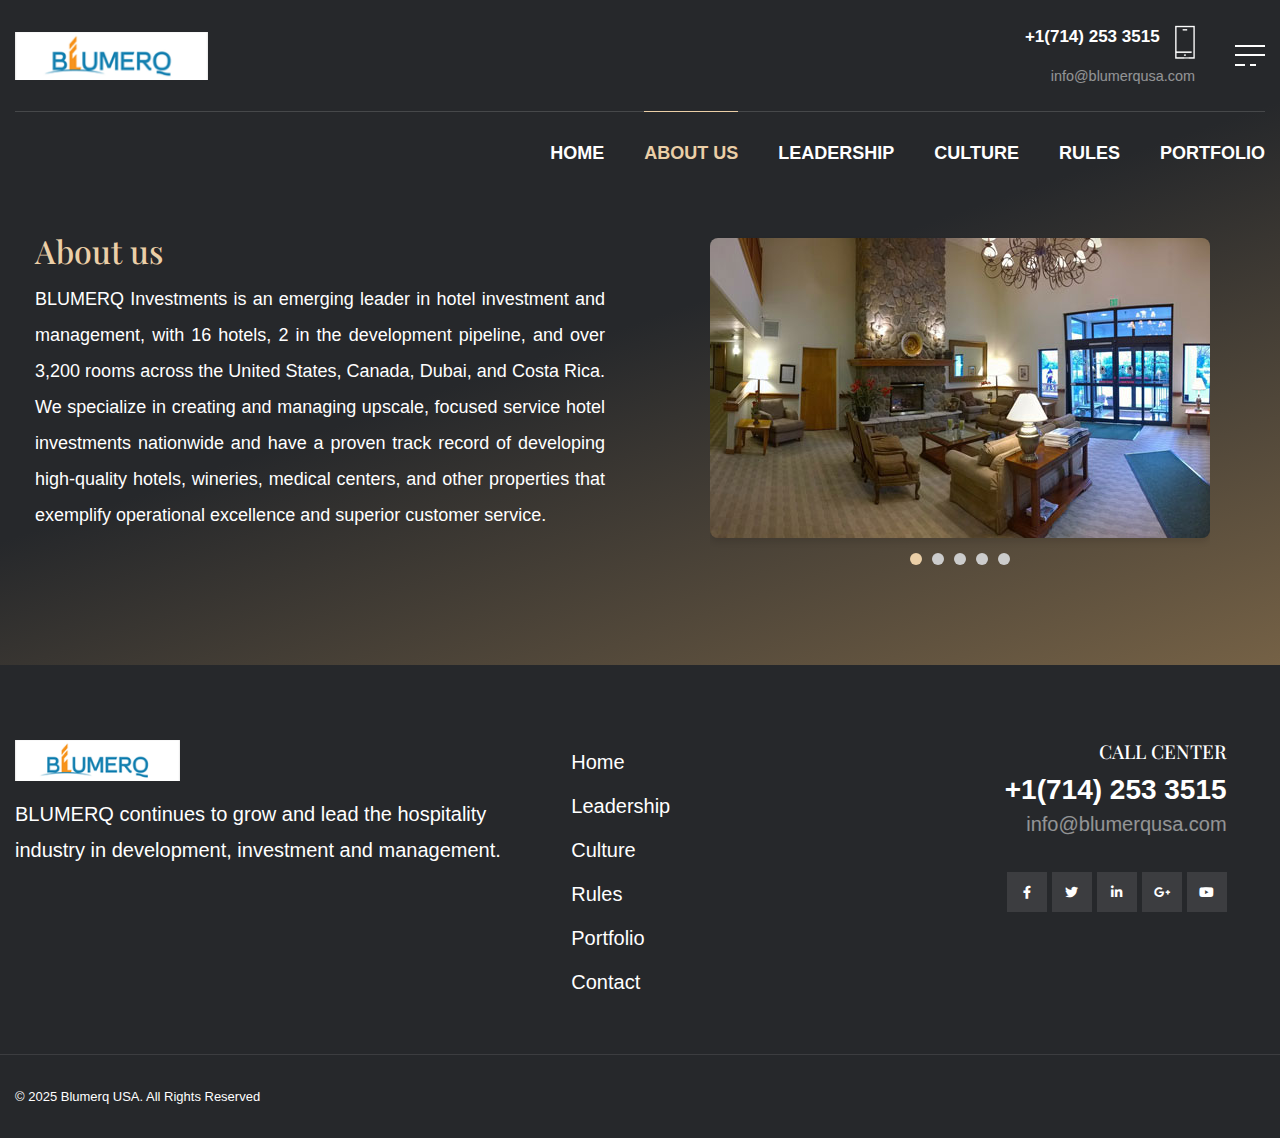
<file: about-us.html>
<!doctype html>
<html lang="en">
<head>
<meta charset="utf-8">
<meta name="viewport" content="width=device-width, initial-scale=1, shrink-to-fit=no">
<meta name="format-detection" content="telephone=no">
<title>Blumerq Investment Group - About us</title>
<link href="ico/apple-touch-icon-144-precomposed.png" rel="apple-touch-icon" sizes="144x144">
<link href="ico/apple-touch-icon-114-precomposed.png" rel="apple-touch-icon" sizes="114x114">
<link href="ico/apple-touch-icon-72-precomposed.png" rel="apple-touch-icon" sizes="72x72">
<link href="ico/apple-touch-icon-57-precomposed.png" rel="apple-touch-icon">
<link href="ico/favicon.png" rel="shortcut icon">
<link rel="stylesheet" href="css/fontawesome.min.css">
<link rel="stylesheet" href="css/animate.min.css">
<link rel="stylesheet" href="css/fancybox.min.css">
<link rel="stylesheet" href="css/odometer.min.css">
<link rel="stylesheet" href="css/swiper.min.css">
<link rel="stylesheet" href="css/bootstrap.min.css">
<link rel="stylesheet" href="css/style.css">
</head>
<body>
  <div class="preloader">
    <div class="layer"></div>
  </div>
  <div class="transition-overlay">
    <div class="layer"></div>
  </div>
  <div class="side-navigation">
    <div class="menu">
      <ul>
        <li><a href="index.html">HOME</a></li>
        <li><a href="about-us.html" class="active">ABOUT US</a></li>
        <li><a href="leadership.html">LEADERSHIP</a></li>
        <li><a href="culture.html">CULTURE</a></li>
        <li><a href="rules.html">RULES</a></li>
        <li><a href="portfolio.html">PORTFOLIO</a></li>
      </ul>
    </div>
    <div class="side-content">
      <figure> <img src="images/blumerq-logo.png" alt="Logo"> </figure>
      <p>BLUMERQ continues to grow and lead the hospitality industry in development, investment and management.</p>
      <address>
      16700 Valley View Ave, Ste #300
      </address>
      <h6>+1(714) 253 3515</h6>
      <p><a href="mailto:info@blumerqusa.com">info@blumerqusa.com</a></p>
      <ul class="social-media">
        <li><a href="#"><i class="fab fa-facebook-f"></i></a></li>
        <li><a href="#"><i class="fab fa-twitter"></i></a></li>
        <li><a href="#"><i class="fab fa-linkedin-in"></i></a></li>
        <li><a href="#"><i class="fab fa-google-plus-g"></i></a></li>
        <li><a href="#"><i class="fab fa-youtube"></i></a></li>
      </ul>
      <small>© 2025 Blumerq USA. All Rights Reserved</small>
    </div>
  </div>

  <nav class="navbar">
    <div class="container">
      <div class="upper-side">
        <div class="logo"> <a href="index.html"><img src="images/blumerq-logo.png" alt="Logo"></a> </div>
        <div class="phone-email"> <img src="images/icon-phone.png" alt="Image">
          <h4>+1(714) 253 3515</h4>
          <small><a href="mailto:info@blumerqusa.com">info@blumerqusa.com</a></small> </div>
        <div class="hamburger"> <span></span> <span></span> <span></span><span></span> </div>
      </div>
      <div class="menu">
        <ul>
          <li><a href="index.html">HOME</a></li>
          <li><a href="about-us.html" class="active">ABOUT US</a></li>
          <li><a href="leadership.html">LEADERSHIP</a></li>
          <li><a href="culture.html">CULTURE</a></li>
          <li><a href="rules.html">RULES</a></li>
          <li><a href="portfolio.html">PORTFOLIO</a></li>
        </ul>
      </div>
    </div>
  </nav>

  <header class="page-header" style="height: auto; margin-bottom: 0px; padding-bottom: 100px;"  data-stellar-background-ratio="1.15">
    <div class="container">
        <div class="row align-items-center flex-container">
          <div class="col-lg-6 wow fadeInUp content-right">
            <div class="content-box abt">
              <h2 style="margin-bottom: 10px;">About us</h2>
              <p class="ab-text">BLUMERQ Investments is an emerging leader in hotel investment and management, 
                with 16 hotels, 2 in the development pipeline, and over 3,200 rooms across the United States, Canada, Dubai, 
                and Costa Rica. We specialize in creating and managing upscale, focused service hotel investments nationwide 
                and have a proven track record of developing high-quality hotels, wineries, medical centers, and other properties 
                that exemplify operational excellence and superior customer service.
              </p>
            </div>
          </div>
          <div class="carousel">
            <div class="carousel-images">
              <div class="carousel-image">
                <div class="spc">
                  <img src="images/b1.jpg" alt="Crown Plaza">
                </div>
              </div>
              <div class="carousel-image">
                <div class="spc">
                  <img src="images/b3.jpg" alt="Marriott Hotel">
                </div>
              </div>
              <div class="carousel-image">
                <div class="spc">
                  <img src="images/b9.jpg" alt="Sheraton Hotel">
                </div>
              </div>
              <div class="carousel-image">
                <div class="spc">
                  <img src="images/s2.jpg" alt="Four Seasons">
                </div>
              </div>
              <div class="carousel-image">
                <div class="spc">
                  <img src="images/s4.jpg" alt="Westin Hotel">
                </div>
              </div>
            </div>
            <div class="carousel-dots">
              <div class="dot active" data-index="0"></div>
              <div class="dot" data-index="1"></div>
              <div class="dot" data-index="2"></div>
              <div class="dot" data-index="3"></div>
              <div class="dot" data-index="4"></div>
            </div>
          </div>
        </div>    
    </div>
  </header>

  <footer class="footer">
    <div class="container">
      <div class="row">
        <div class="col-lg-4 wow fadeInUp" data-wow-delay="0.05s"> <img src="images/blumerq-logo.png" alt="Logo" class="logo">
          <p>BLUMERQ continues to grow and lead the hospitality industry in development, investment and management.</p>
        </div>
        <div class="col-lg-2 col-md-6 wow fadeInUp dis" data-wow-delay="0.10s">
          <ul class="footer-menu">
            <li><a href="index.html">Home</a></li>
            <li><a href="leadership.html">Leadership</a></li>
            <li><a href="culture.html">Culture</a></li>
            <li><a href="rules.html">Rules</a></li>
            <li><a href="portfolio.html">Portfolio</a></li>
            <li><a href="contact.html">Contact</a></li>
          </ul>
        </div>
        <div class="col-lg-4 wow fadeInUp" data-wow-delay="0.20s">
          <div class="contact-box">
            <h5>CALL CENTER</h5>
            <h3>+1(714) 253 3515</h3>
            <p><a href="mailto:info@blumerqusa.com">info@blumerqusa.com</a></p>
            <ul>
              <li><a href="#"><i class="fab fa-facebook-f"></i></a></li>
              <li><a href="#"><i class="fab fa-twitter"></i></a></li>
              <li><a href="#"><i class="fab fa-linkedin-in"></i></a></li>
              <li><a href="#"><i class="fab fa-google-plus-g"></i></a></li>
              <li><a href="#"><i class="fab fa-youtube"></i></a></li>
            </ul>
          </div>
        </div>
        <div class="col-12"> <span class="copyright">© 2025 Blumerq USA. All Rights Reserved</span></div>
      </div>
    </div>
  </footer>

  <script src="js/jquery.min.js"></script> 
  <script src="js/popper.min.js"></script> 
  <script src="js/bootstrap.min.js"></script> 
  <script src="js/swiper.min.js"></script> 
  <script src="js/fancybox.min.js"></script> 
  <script src="js/odometer.min.js"></script> 
  <script src="js/wow.min.js"></script> 
  <script src="js/text-rotater.js"></script> 
  <script src="js/jquery.stellar.js"></script> 
  <script src="js/isotope.min.js"></script> 
  <script src="js/scripts.js"></script>
  <script>
    const carouselImages = document.querySelectorAll('.carousel-image');
    const dots = document.querySelectorAll('.dot');
    let currentIndex = 0;
    const scrollInterval = 3000; 
  
    function updateCarousel(index) {
    
      carouselImages.forEach((image, i) => {
        image.style.display = i === index ? 'block' : 'none';
      });
  
      dots.forEach((dot, i) => {
        dot.classList.toggle('active', i === index);
      });
    }
  
    function autoScroll() {
      currentIndex = (currentIndex + 1) % carouselImages.length; // Loop back to the first image
      updateCarousel(currentIndex);
    }
  
    updateCarousel(currentIndex);
  
    let autoScrollInterval = setInterval(autoScroll, scrollInterval);
  
    const carouselContainer = document.querySelector('.carousel');
    carouselContainer.addEventListener('mouseover', () => clearInterval(autoScrollInterval));
    carouselContainer.addEventListener('mouseout', () => {
      autoScrollInterval = setInterval(autoScroll, scrollInterval);
    });
  
  </script>
</body>
</html>
</file>
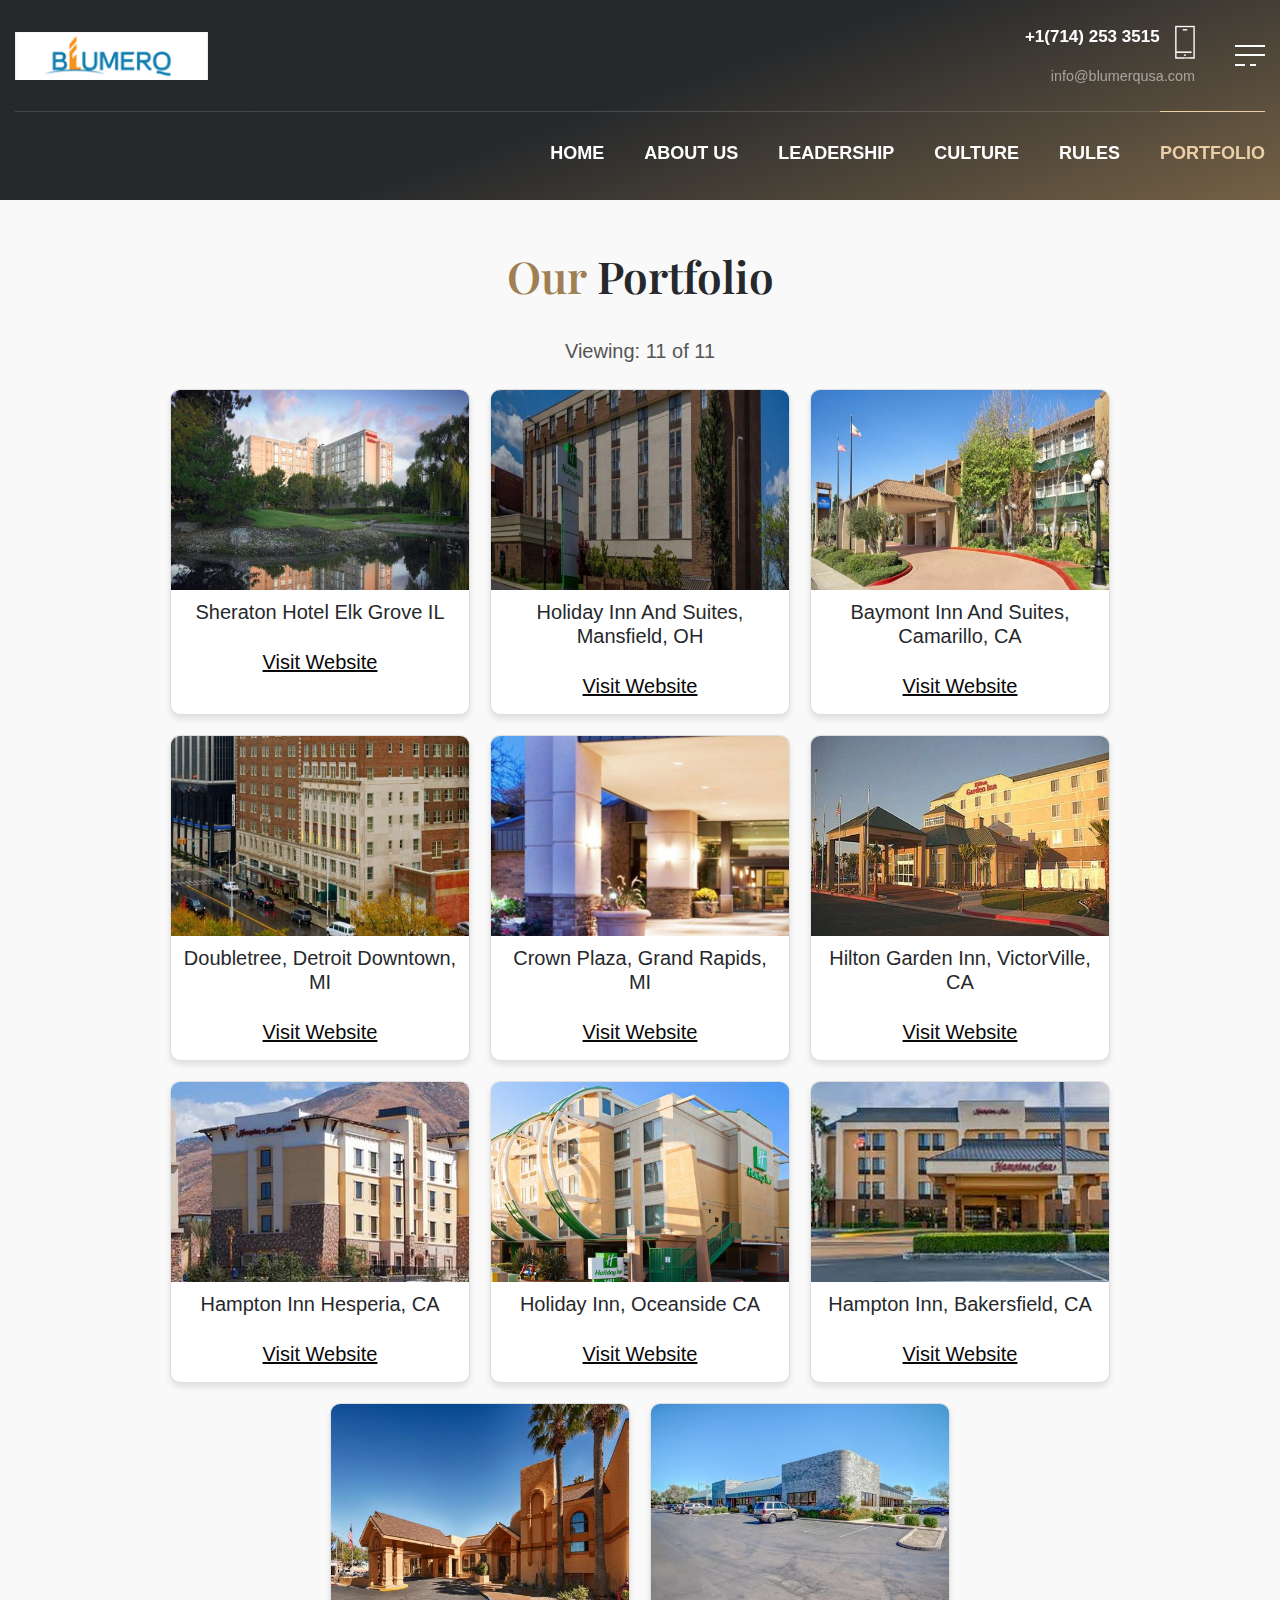
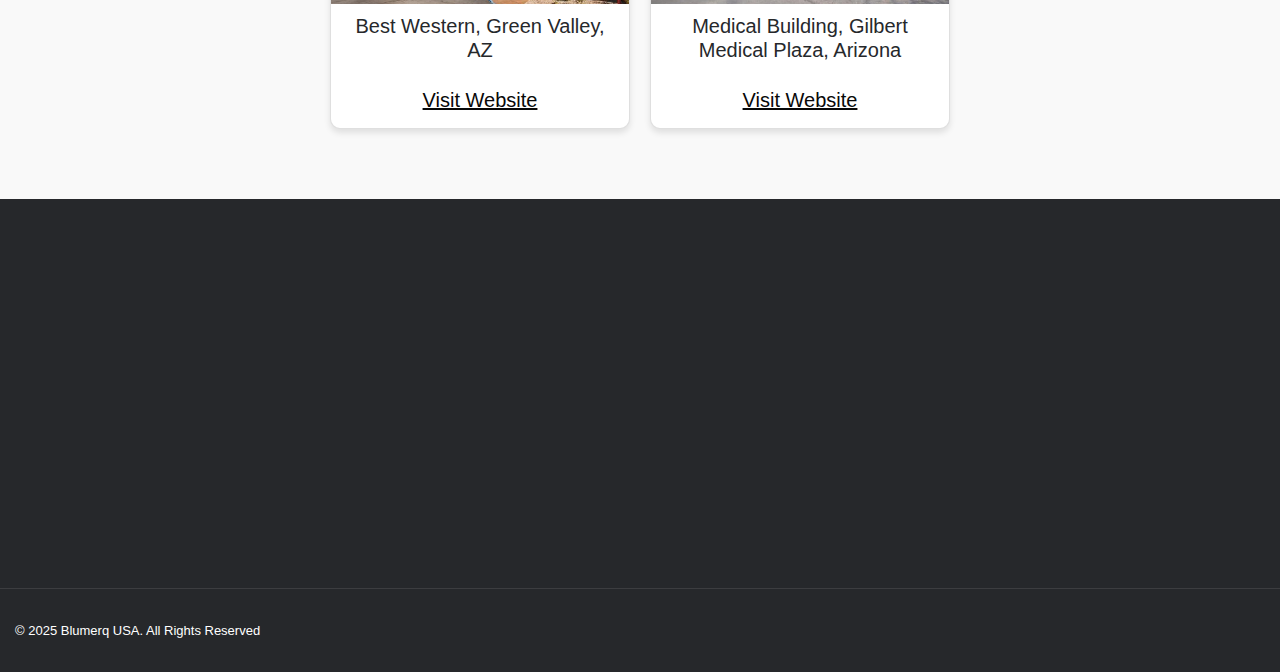
<file: portfolio.html>
<!doctype html>
<html lang="en">
<head>
<meta charset="utf-8">
<meta name="viewport" content="width=device-width, initial-scale=1, shrink-to-fit=no">
<meta name="format-detection" content="telephone=no">
<title>Blumerq Investment Group - Portfolio</title>
<link href="ico/apple-touch-icon-144-precomposed.png" rel="apple-touch-icon" sizes="144x144">
<link href="ico/apple-touch-icon-114-precomposed.png" rel="apple-touch-icon" sizes="114x114">
<link href="ico/apple-touch-icon-72-precomposed.png" rel="apple-touch-icon" sizes="72x72">
<link href="ico/apple-touch-icon-57-precomposed.png" rel="apple-touch-icon">
<link href="ico/favicon.png" rel="shortcut icon">
<link rel="stylesheet" href="css/fontawesome.min.css">
<link rel="stylesheet" href="css/animate.min.css">
<link rel="stylesheet" href="css/fancybox.min.css">
<link rel="stylesheet" href="css/odometer.min.css">
<link rel="stylesheet" href="css/swiper.min.css">
<link rel="stylesheet" href="css/bootstrap.min.css">
<link rel="stylesheet" href="css/style.css">
</head>
<body>
  <div class="preloader">
    <div class="layer"></div>
  </div>
  <div class="transition-overlay">
    <div class="layer"></div>
  </div>
  <div class="side-navigation">
    <div class="menu">
      <ul>
        <li><a href="index.html">HOME</a></li>
        <li><a href="about-us.html">ABOUT US</a></li>
        <li><a href="leadership.html">LEADERSHIP</a></li>
        <li><a href="culture.html">CULTURE</a></li>
        <li><a href="rules.html">RULES</a></li>
        <li><a href="portfolio.html" class="active">PORTFOLIO</a></li>
      </ul>
    </div>
    <div class="side-content">
      <figure> <img src="images/blumerq-logo.png" alt="Logo"> </figure>
      <p>BLUMERQ continues to grow and lead the hospitality industry in development, investment and management.</p>
      <address>
      16700 Valley View Ave, Ste #300
      </address>
      <h6>+1(714) 253 3515</h6>
      <p><a href="mailto:info@blumerqusa.com">info@blumerqusa.com</a></p>
      <ul class="social-media">
        <li><a href="#"><i class="fab fa-facebook-f"></i></a></li>
        <li><a href="#"><i class="fab fa-twitter"></i></a></li>
        <li><a href="#"><i class="fab fa-linkedin-in"></i></a></li>
        <li><a href="#"><i class="fab fa-google-plus-g"></i></a></li>
        <li><a href="#"><i class="fab fa-youtube"></i></a></li>
      </ul>
      <small>© 2025 Blumerq USA. All Rights Reserved</small>
    </div>
  </div>

  <nav class="navbar">
    <div class="container">
      <div class="upper-side">
        <div class="logo"> <a href="index.html"><img src="images/blumerq-logo.png" alt="Logo"></a> </div>
        <div class="phone-email"> <img src="images/icon-phone.png" alt="Image">
          <h4>+1(714) 253 3515</h4>
          <small><a href="mailto:info@blumerqusa.com">info@blumerqusa.com</a></small> </div>
        <div class="hamburger"> <span></span> <span></span> <span></span><span></span> </div>
      </div>
      <div class="menu">
        <ul>
          <li><a href="index.html">HOME</a></li>
          <li><a href="about-us.html">ABOUT US</a></li>
          <li><a href="leadership.html">LEADERSHIP</a></li>
          <li><a href="culture.html">CULTURE</a></li>
          <li><a href="rules.html">RULES</a></li>
          <li><a href="portfolio.html" class="active">PORTFOLIO</a></li>
        </ul>
      </div>
    </div>
  </nav>
  <header class="slider extra">
    <div class="slider-container">
      <div class="swiper-wrapper">
        <div class="swiper-slide">          
        </div>
      </div>
    </div>
  </header>

  <section class="intro pro">
    <div class="container">
      <section class="portfolio">
        <h1><span>Our </span>Portfolio</h1>
        <p class="viewing-info">Viewing: <span id="viewing-count">11</span> of 11</p>
        <div class="portfolio-grid">
          <div class="card" data-category="wyndham budget">
            <img src="images/1-sheraton-hotel-elk-groove-il.JPG" alt="">
            <h3>Sheraton Hotel Elk Grove IL</h3>
            <a href="" class="visit-website">Visit Website</a>
          </div>
          <div class="card" data-category="choice wyndham family">
            <img src="images\8-holiday-inn-oceanside-ca.jpg" alt="">
            <h3>Holiday Inn And Suites, Mansfield, OH</h3>
            <a href="#" class="visit-website">Visit Website</a>
          </div>
          <div class="card" data-category="choice luxury">
            <img src="images\3-baymont-inn-and-suites-camarillo-ca.jpg" alt="">
            <h3>Baymont Inn And Suites, Camarillo, CA</h3>
            <a href="#" class="visit-website">Visit Website</a>
          </div>
          <div class="card" data-category="hilton family">
            <img src="images\4-doubletree-detroit-downtown-mi.JPG" alt="">
            <h3>Doubletree, Detroit Downtown, MI</h3>
            <a href="#" class="visit-website">Visit Website</a>
          </div>
          <div class="card" data-category="hilton budget">
            <img src="images\5-crown-plaza-grand-rapids-mi.JPG" alt="">
            <h3>Crown Plaza, Grand Rapids, MI</h3>
            <a href="#" class="visit-website">Visit Website</a>
          </div>
          <div class="card" data-category="hilton luxury">
            <img src="images\6-hilton-garden-inn-victorville-ca.JPG" alt="">
            <h3>Hilton Garden Inn, VictorVille, CA</h3>
            <a href="#" class="visit-website">Visit Website</a>
          </div>
          <div class="card" data-category="wyndham budget">
            <img src="images\7-hampton-inn-hesperia-ca.JPG" alt="">
            <h3>Hampton Inn Hesperia, CA</h3>
            <a href="#" class="visit-website">Visit Website</a>
          </div>
          <div class="card" data-category="choice wyndham family">
            <img src="images\2-holiday-inn-and-suites-mansfield-oh.JPG" alt="">
            <h3>Holiday Inn, Oceanside CA</h3>
            <a href="#" class="visit-website">Visit Website</a>
          </div>
          <div class="card" data-category="choice luxury">
            <img src="images\9-hampton-inn-bakersfield-ca.JPG" alt="">
            <h3>Hampton Inn, Bakersfield, CA</h3>
            <a href="#" class="visit-website">Visit Website</a>
          </div>
          <div class="card" data-category="hilton family">
            <img src="images\10-best-western-green-valley-az.JPG" alt="">
            <h3>Best Western, Green Valley, AZ</h3>
            <a href="#" class="visit-website">Visit Website</a>
          </div>
          <div class="card" data-category="hilton budget">
            <img src="images\11-medical-building-gilbert-medical-plaza-arizona.jpg" alt="">
            <h3>Medical Building, Gilbert Medical Plaza, Arizona</h3>
            <a href="#" class="visit-website">Visit Website</a>
          </div>
        </div>
      </section>
    </div>
  </section>
  
  <footer class="footer">
    <div class="container">
      <div class="row">
        <div class="col-lg-4 wow fadeInUp" data-wow-delay="0.05s"> <img src="images/blumerq-logo.png" alt="Logo" class="logo">
          <p>BLUMERQ continues to grow and lead the hospitality industry in development, investment and management.</p>
        </div>
        <div class="col-lg-2 col-md-6 wow fadeInUp dis" data-wow-delay="0.10s">
          <ul class="footer-menu">
            <li><a href="index.html">Home</a></li>
            <li><a href="about-us.html">About us</a></li>
            <li><a href="leadership.html">Leadership</a></li>
            <li><a href="culture.html">Culture</a></li>
            <li><a href="rules.html">Rules</a></li>
            <li><a href="contact.html">Contact</a></li>
          </ul>
        </div>
        <div class="col-lg-4 wow fadeInUp" data-wow-delay="0.20s">
          <div class="contact-box">
            <h5>CALL CENTER</h5>
            <h3>+1(714) 253 3515</h3>
            <p><a href="mailto:info@blumerqusa.com">info@blumerqusa.com</a></p>
            <ul>
              <li><a href="#"><i class="fab fa-facebook-f"></i></a></li>
              <li><a href="#"><i class="fab fa-twitter"></i></a></li>
              <li><a href="#"><i class="fab fa-linkedin-in"></i></a></li>
              <li><a href="#"><i class="fab fa-google-plus-g"></i></a></li>
              <li><a href="#"><i class="fab fa-youtube"></i></a></li>
            </ul>
          </div>
        </div>
        <div class="col-12"> <span class="copyright">© 2025 Blumerq USA. All Rights Reserved</span></div>
      </div>
    </div>
  </footer>
  
  <script src="js/jquery.min.js"></script> 
  <script src="js/popper.min.js"></script> 
  <script src="js/bootstrap.min.js"></script> 
  <script src="js/swiper.min.js"></script> 
  <script src="js/fancybox.min.js"></script> 
  <script src="js/odometer.min.js"></script> 
  <script src="js/wow.min.js"></script> 
  <script src="js/text-rotater.js"></script> 
  <script src="js/jquery.stellar.js"></script> 
  <script src="js/isotope.min.js"></script> 
  <script src="js/scripts.js"></script>
  <script>
  document.addEventListener("DOMContentLoaded", () => {
    const filterButtons = document.querySelectorAll(".filter-bar button");
    const cards = document.querySelectorAll(".portfolio-grid .card");
    const viewingCount = document.getElementById("viewing-count");
  
    const activeFilters = new Set(); 
  
    filterButtons.forEach((button) => {
      button.addEventListener("click", () => {
        const filter = button.getAttribute("data-filter");
  
        if (filter === "all") {
        
          activeFilters.clear();
          activeFilters.add("all");
          filterButtons.forEach((btn) => btn.classList.remove("active"));
          button.classList.add("active");
        } else {
    
          if (activeFilters.has(filter)) {
            activeFilters.delete(filter); 
            button.classList.remove("active");
          } else {
            activeFilters.add(filter);
            button.classList.add("active");
          }
  
          const allButton = document.querySelector("[data-filter='all']");
          if (activeFilters.size > 0 && activeFilters.has("all")) {
            activeFilters.delete("all");
            allButton.classList.remove("active");
          }
        }
        if (activeFilters.size === 0) {
          const allButton = document.querySelector("[data-filter='all']");
          activeFilters.add("all");
          allButton.classList.add("active");
        }
  
        let visibleCount = 0;
  
        cards.forEach((card) => {
          const categories = card.getAttribute("data-category").split(" ");
          if (
            activeFilters.has("all") || 
            Array.from(activeFilters).every((filter) => categories.includes(filter))
          ) {
            card.style.display = "block";
            visibleCount++;
          } else {
            card.style.display = "none";
          }
        });
        viewingCount.textContent = visibleCount;
      });
    });
  });  
  </script>
</body>
</html>
</file>
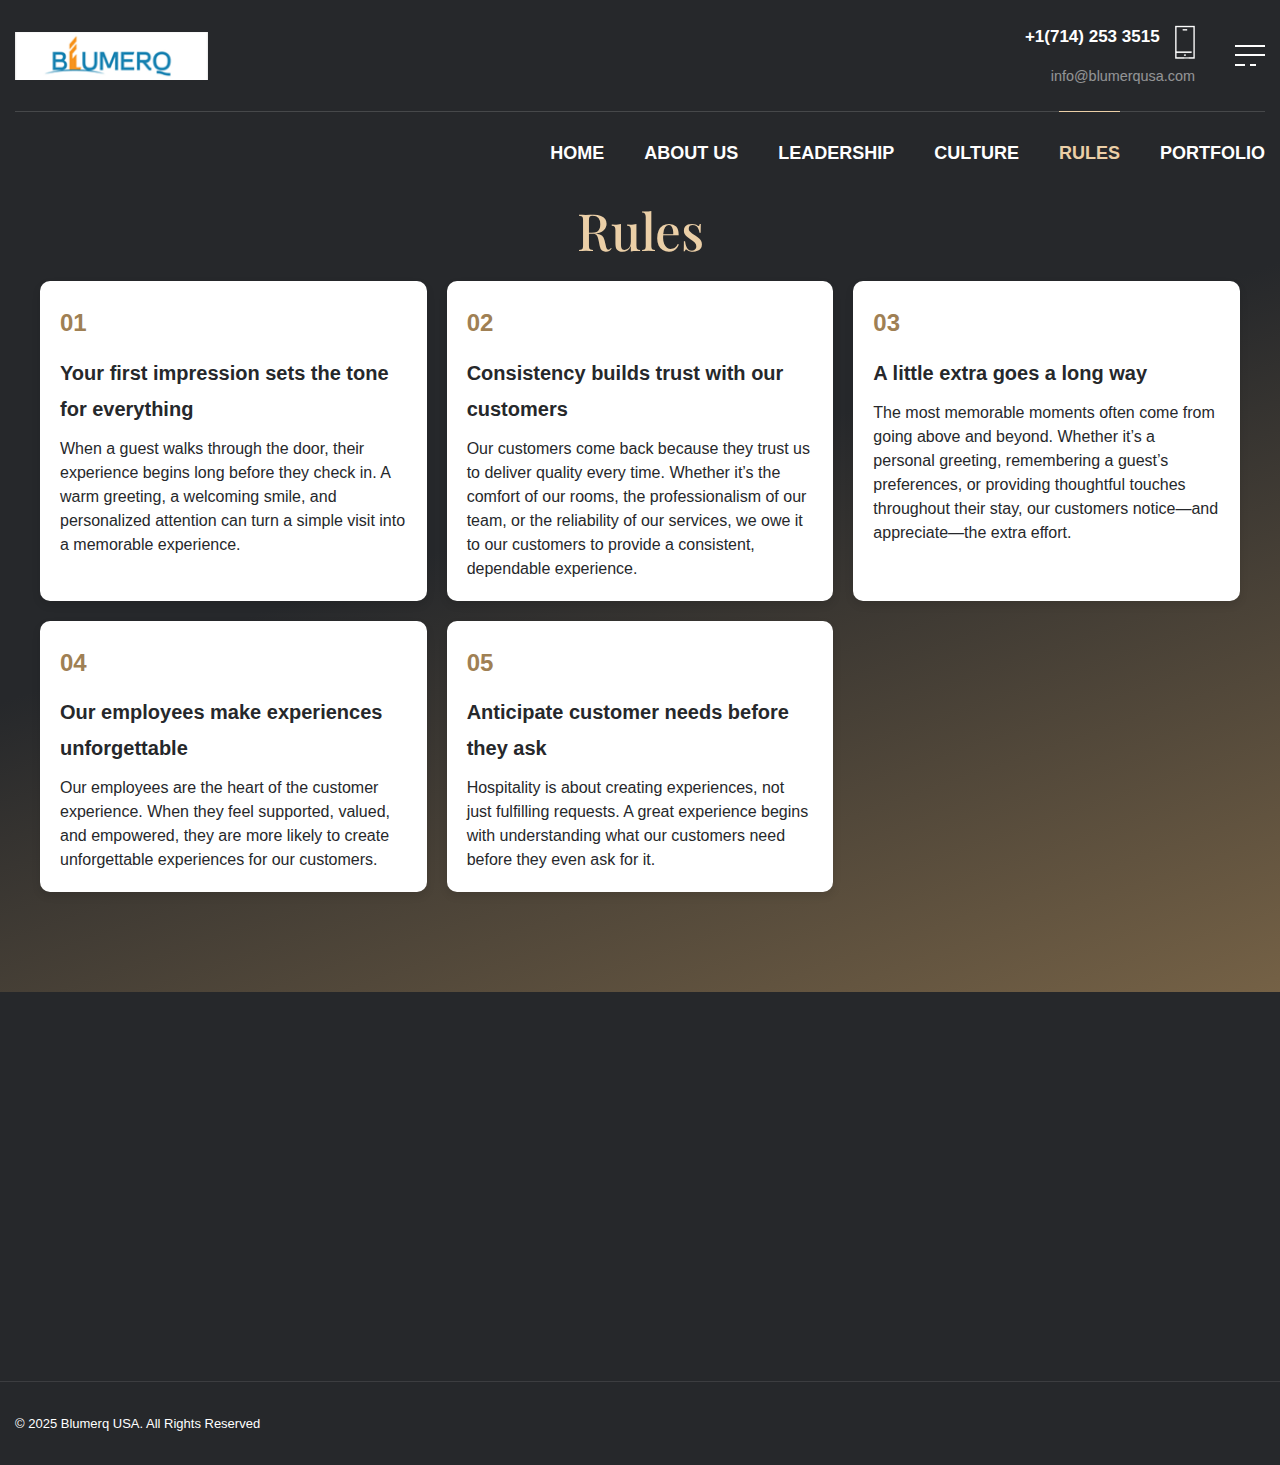
<file: rules.html>
<!doctype html>
<html lang="en">
<head>
<meta charset="utf-8">
<meta name="viewport" content="width=device-width, initial-scale=1, shrink-to-fit=no">
<meta name="format-detection" content="telephone=no">
<title>Blumerq Investment Group - Rules</title>
<link href="ico/apple-touch-icon-144-precomposed.png" rel="apple-touch-icon" sizes="144x144">
<link href="ico/apple-touch-icon-114-precomposed.png" rel="apple-touch-icon" sizes="114x114">
<link href="ico/apple-touch-icon-72-precomposed.png" rel="apple-touch-icon" sizes="72x72">
<link href="ico/apple-touch-icon-57-precomposed.png" rel="apple-touch-icon">
<link href="ico/favicon.png" rel="shortcut icon">
<link rel="stylesheet" href="css/fontawesome.min.css">
<link rel="stylesheet" href="css/animate.min.css">
<link rel="stylesheet" href="css/fancybox.min.css">
<link rel="stylesheet" href="css/odometer.min.css">
<link rel="stylesheet" href="css/swiper.min.css">
<link rel="stylesheet" href="css/bootstrap.min.css">
<link rel="stylesheet" href="css/style.css">
</head>
<body>

  <div class="preloader">
    <div class="layer"></div>
  </div>
  <div class="transition-overlay">
    <div class="layer"></div>
  </div>
  <div class="side-navigation">
    <div class="menu">
      <ul>
        <li><a href="index.html">HOME</a></li>
        <li><a href="about-us.html">ABOUT US</a></li>
        <li><a href="leadership.html">LEADERSHIP</a></li>
        <li><a href="culture.html">CULTURE</a></li>
        <li><a href="rules.html" class="active">RULES</a></li>
        <li><a href="portfolio.html">PORTFOLIO</a></li>
      </ul>
    </div>
    <div class="side-content">
      <figure> <img src="images/blumerq-logo.png" alt="Logo"> </figure>
      <p>BLUMERQ continues to grow and lead the hospitality industry in development, investment and management.</p>
      <address>
      16700 Valley View Ave, Ste #300
      </address>
      <h6>+1(714) 253 3515</h6>
      <p><a href="mailto:info@blumerqusa.com">info@blumerqusa.com</a></p>
      <ul class="social-media">
        <li><a href="#"><i class="fab fa-facebook-f"></i></a></li>
        <li><a href="#"><i class="fab fa-twitter"></i></a></li>
        <li><a href="#"><i class="fab fa-linkedin-in"></i></a></li>
        <li><a href="#"><i class="fab fa-google-plus-g"></i></a></li>
        <li><a href="#"><i class="fab fa-youtube"></i></a></li>
      </ul>
      <small>© 2025 Blumerq USA. All Rights Reserved</small>
    </div>
  </div>

  <nav class="navbar">
    <div class="container">
      <div class="upper-side">
        <div class="logo"> <a href="index.html"><img src="images/blumerq-logo.png" alt="Logo"></a> </div>
        <div class="phone-email"> <img src="images/icon-phone.png" alt="Image">
          <h4>+1(714) 253 3515</h4>
          <small><a href="mailto:info@blumerqusa.com">info@blumerqusa.com</a></small> </div>
        <div class="hamburger"> <span></span> <span></span> <span></span><span></span> </div>
      </div>
      <div class="menu">
        <ul>
          <li><a href="index.html">HOME</a></li>
          <li><a href="about-us.html">ABOUT US</a></li>
          <li><a href="leadership.html">LEADERSHIP</a></li>
          <li><a href="culture.html">CULTURE</a></li>
          <li><a href="rules.html" class="active">RULES</a></li>
          <li><a href="portfolio.html">PORTFOLIO</a></li>
        </ul>
      </div>
    </div>
  </nav>

  <header class="page-header" style="height: auto; margin-bottom: 0px; padding-bottom: 100px;"  data-stellar-background-ratio="1.15">
    <div class="container">
        <h1 style="text-align: center;">Rules</h1>
        <div class="rules-section">
          <div class="rule-card">
              <div class="rule-number">01</div>
              <div class="rule-title">Your first impression sets the tone for everything</div>
              <div class="rule-description">When a guest walks through the door, their experience begins long before they check in. A warm greeting, a welcoming smile, and personalized attention can turn a simple visit into a memorable experience.</div>
          </div>

          <div class="rule-card">
            <div class="rule-number">02</div>
            <div class="rule-title">Consistency builds trust with our customers</div>
            <div class="rule-description">Our customers come back because they trust us to deliver quality every time. Whether it’s the comfort of our rooms, the professionalism of our team, or the reliability of our services, we owe it to our customers to provide a consistent, dependable experience.</div>
          </div>
  
          <div class="rule-card">
            <div class="rule-number">03</div>
            <div class="rule-title">A little extra goes a long way</div>
            <div class="rule-description">The most memorable moments often come from going above and beyond. Whether it’s a personal greeting, remembering a guest’s preferences, or providing thoughtful touches throughout their stay, our customers notice—and appreciate—the extra effort.</div>
          </div>
  
          <div class="rule-card">
            <div class="rule-number">04</div>
            <div class="rule-title">Our employees make experiences unforgettable</div>
            <div class="rule-description">Our employees are the heart of the customer experience. When they feel supported, valued, and empowered, they are more likely to create unforgettable experiences for our customers.</div>
          </div>
  
          <div class="rule-card">
            <div class="rule-number">05</div>
            <div class="rule-title">Anticipate customer needs before they ask</div>
            <div class="rule-description">Hospitality is about creating experiences, not just fulfilling requests. A great experience begins with understanding what our customers need before they even ask for it.</div>
          </div>

        </div>
    </div>
  </header>

  <footer class="footer">
    <div class="container">
      <div class="row">
        <div class="col-lg-4 wow fadeInUp" data-wow-delay="0.05s"> <img src="images/blumerq-logo.png" alt="Logo" class="logo">
          <p>BLUMERQ continues to grow and lead the hospitality industry in development, investment and management.</p>
        </div>
        <div class="col-lg-2 col-md-6 wow fadeInUp dis" data-wow-delay="0.10s">
          <ul class="footer-menu">
            <li><a href="index.html">Home</a></li>
            <li><a href="about-us.html">About us</a></li>
            <li><a href="leadership.html">Leadership</a></li>
            <li><a href="culture.html">Culture</a></li>
            <li><a href="portfolio.html">Portfolio</a></li>
            <li><a href="contact.html">Contact</a></li>
          </ul>
        </div>
        <div class="col-lg-4 wow fadeInUp" data-wow-delay="0.20s">
          <div class="contact-box">
            <h5>CALL CENTER</h5>
            <h3>+1(714) 253 3515</h3>
            <p><a href="mailto:info@blumerqusa.com">info@blumerqusa.com</a></p>
            <ul>
              <li><a href="#"><i class="fab fa-facebook-f"></i></a></li>
              <li><a href="#"><i class="fab fa-twitter"></i></a></li>
              <li><a href="#"><i class="fab fa-linkedin-in"></i></a></li>
              <li><a href="#"><i class="fab fa-google-plus-g"></i></a></li>
              <li><a href="#"><i class="fab fa-youtube"></i></a></li>
            </ul>
          </div>
        </div>
        <div class="col-12"> <span class="copyright">© 2025 Blumerq USA. All Rights Reserved</span></div>
      </div>
    </div>
  </footer>
      
  <script src="js/jquery.min.js"></script> 
  <script src="js/popper.min.js"></script> 
  <script src="js/bootstrap.min.js"></script> 
  <script src="js/swiper.min.js"></script> 
  <script src="js/fancybox.min.js"></script> 
  <script src="js/odometer.min.js"></script> 
  <script src="js/wow.min.js"></script> 
  <script src="js/text-rotater.js"></script> 
  <script src="js/jquery.stellar.js"></script> 
  <script src="js/isotope.min.js"></script> 
  <script src="js/scripts.js"></script>
</body>
</html>
</file>
<file: css/style.css>
@charset "UTF-8";

@import url("https://fonts.googleapis.com/css?family=Playfair+Display|Poppins:300,400,600,800&display=swap&subset=latin-ext");

/* BODY */
* {
  outline: none !important;
}

body {
  margin: 0;
  padding: 0;
  color: #26282b;
  -webkit-font-smoothing: antialiased;
  text-rendering: optimizeLegibility;
  -moz-osx-font-smoothing: grayscale;
}

/* HTML ELEMENT */

img {
  max-width: 100%;
}

/* CUSTOM CLASSES */

.overflow {
  overflow: hidden;
}

/* LINKS */

a {
  -webkit-transition: 0.25s ease-in-out;
  -moz-transition: 0.25s ease-in-out;
  -ms-transition: 0.25s ease-in-out;
  -o-transition: 0.25s ease-in-out;
  transition: 0.25s ease-in-out;
  color: #26282b;
}

a:hover {
  text-decoration: underline;
}

/* CUSTOM CONTAINER */

.container {
  max-width: 1280px;
}

/* FORM ELEMENTS */
input[type=text] {
  width: 100%;
  height: 54px;
  border: 1px solid #eee;
  padding: 0 20px;
}

textarea {
  width: 100%;
  height: 160px;
  border: 1px solid #eee;
  padding: 15px 20px;
}

button[type=submit] {
  height: 54px;
  border: none;
  background: #9f8054;
  color: #fff;
  padding: 0 30px;
  font-size: 13px;
  font-weight: 600;
  text-transform: uppercase;
}

/* Row Alignment */

.row.align-items-center {
  display: flex; 
  justify-content: space-between;
  align-items: center; 
}

/* ODOMETER */
.odometer {
  line-height: 1;
}

.odometer.odometer-auto-theme, .odometer.odometer-theme-car {
  padding: 0;
}

.odometer.odometer-auto-theme .odometer-digit, .odometer.odometer-theme-car .odometer-digit {
  padding: 0;
}

.odometer.odometer-auto-theme .odometer-digit .odometer-digit-inner, .odometer.odometer-theme-car .odometer-digit .odometer-digit-inner {
  left: 0;
}

/* PAGINATION */
.pagination {
  display: flex;
}
.pagination .page-item {
  display: inline-block;
  margin-right: 6px;
}
.pagination .page-item.active .page-link {
  background: #9f8054;
  color: #fff;
  border-color: transparent;
  position: relative;
  z-index: 2;
}
.pagination .page-item.active .page-link:hover {
  background: #9f8054;
  border-color: transparent;
  color: #fff;
}
.pagination .page-item .page-link {
  display: inline-block;
  border-radius: 0 !important;
  padding: 15px 20px;
  color: #26282b;
  font-weight: 600;
  font-size: 13px;
  border: 1px solid #dee2e6;
  line-height: 1;
}
.pagination .page-item .page-link:hover {
  background: none;
  border-color: #dee2e6;
  color: #9f8054;
}

/* HAMBURGER */
.hamburger {
  position: relative;
  cursor: pointer;
  -webkit-transform: rotate(0deg);
  -moz-transform: rotate(0deg);
  -o-transform: rotate(0deg);
  transform: rotate(0deg);
  transition-duration: 500ms;
  -webkit-transition-duration: 500ms;
  transition-timing-function: cubic-bezier(0.86, 0, 0.07, 1);
  -webkit-transition-timing-function: cubic-bezier(0.86, 0, 0.07, 1);
}
.hamburger span {
  display: block;
  height: 2px;
  width: 30px;
  background: #fff;
  opacity: 1;
  position: absolute;
  left: 0;
  -webkit-transform: rotate(0deg);
  -moz-transform: rotate(0deg);
  -o-transform: rotate(0deg);
  transform: rotate(0deg);
  -webkit-transition: 0.25s ease-in-out;
  -moz-transition: 0.25s ease-in-out;
  -o-transition: 0.25s ease-in-out;
  transition: 0.25s ease-in-out;
}
.hamburger span:nth-child(1) {
  top: 0;
}
.hamburger span:nth-child(2) {
  top: 9px;
}
.hamburger span:nth-child(3) {
  width: 10px;
  top: 19px;
}
.hamburger span:nth-child(4) {
  width: 6px;
  top: 19px;
  left: 15px;
}
.hamburger.open {
  margin: 0;
}
.hamburger.open span:nth-child(1) {
  top: 9px;
  -webkit-transform: rotate(135deg);
  -moz-transform: rotate(135deg);
  -o-transform: rotate(135deg);
  transform: rotate(135deg);
}
.hamburger.open span:nth-child(2) {
  opacity: 0;
  left: 20px;
}
.hamburger.open span:nth-child(3) {
  width: 30px;
  top: 9px;
  -webkit-transform: rotate(-135deg);
  -moz-transform: rotate(-135deg);
  -o-transform: rotate(-135deg);
  transform: rotate(-135deg);
}
.hamburger.open span:nth-child(4) {
  opacity: 0;
  left: 20px;
}
.hamburger:hover span:nth-child(4) {
  width: 20px;
  left: 10px;
}

/* PRELAODER */
.preloader {
  width: 100%;
  height: 100vh;
  display: flex;
  flex-direction: column;
  justify-content: center;
  position: fixed;
  right: 0;
  top: 0;
  z-index: 12;
  background: #ebcfa7;
  -webkit-transition: all 0.5s ease;
  -moz-transition: all 0.5s ease;
  transition: all 0.5s ease;
  transition-duration: 700ms;
  -webkit-transition-duration: 700ms;
  transition-timing-function: cubic-bezier(0.86, 0, 0.07, 1);
  -webkit-transition-timing-function: cubic-bezier(0.86, 0, 0.07, 1);
  transition-delay: 0.95s;
  overflow: hidden;
}
.preloader * {
  -webkit-transition: all 0.5s ease;
  -moz-transition: all 0.5s ease;
  transition: all 0.5s ease;
  transition-duration: 700ms;
  -webkit-transition-duration: 700ms;
  transition-timing-function: cubic-bezier(0.86, 0, 0.07, 1);
  -webkit-transition-timing-function: cubic-bezier(0.86, 0, 0.07, 1);
}
.preloader .layer {
  width: 100%;
  height: 100vh;
  position: absolute;
  left: 0;
  top: 0;
  background: #333;
  transition-delay: 0.3s;
}
.preloader .inner {
  display: inline-block;
  text-align: center;
  position: relative;
  z-index: 2;
}
.preloader .inner figure {
  display: block;
  margin-bottom: 10px;
  transition-delay: 0.1s;
}
.preloader .inner figure img {
  height: 60px;
}
.preloader .inner p {
  font-weight: 600;
  color: #fff;
  font-size: 13px;
  display: block;
}

/* TRANSITION OVERLAY */
.transition-overlay {
  width: 100%;
  height: 100vh;
  position: fixed;
  left: -100%;
  top: 0;
  z-index: 12;
  background: #ebcfa7;
  -webkit-transition: all 0.5s ease;
  -moz-transition: all 0.5s ease;
  transition: all 0.5s ease;
  transition-duration: 700ms;
  -webkit-transition-duration: 700ms;
  transition-timing-function: cubic-bezier(0.86, 0, 0.07, 1);
  -webkit-transition-timing-function: cubic-bezier(0.86, 0, 0.07, 1);
  overflow: hidden;
}
.transition-overlay .layer {
  width: 100%;
  height: 100vh;
  position: absolute;
  right: -100%;
  top: 0;
  background: #333;
  -webkit-transition: all 0.5s ease;
  -moz-transition: all 0.5s ease;
  transition: all 0.5s ease;
  transition-duration: 700ms;
  -webkit-transition-duration: 700ms;
  transition-timing-function: cubic-bezier(0.86, 0, 0.07, 1);
  -webkit-transition-timing-function: cubic-bezier(0.86, 0, 0.07, 1);
  transition-delay: 0.6s;
}
.transition-overlay.active {
  left: 0;
}
.transition-overlay.active .layer {
  right: 0;
}

/* PAGE LOADED */
.page-loaded .preloader {
  right: -100%;
}

.page-loaded .preloader .inner figure {
  opacity: 0;
  transform: scale(1.5);
}

.page-loaded .preloader .inner p {
  transform: translateY(20px);
  opacity: 0;
}

.page-loaded .preloader .layer {
  left: -100%;
}

.page-loaded .navbar .container .upper-side {
  transform: translateY(0);
}

.page-loaded .navbar .container .menu {
  opacity: 1;
}

.page-loaded .slider .slider-container {
  transform: scale(1);
  opacity: 1;
}

/* SIDE NAVIGATION */
.side-navigation {
  width: 400px;
  max-width: 100%;
  height: 100vh;
  min-height: 400px;
  position: fixed;
  left: -100%;
  top: 0;
  background: #26282b;
  z-index: 10;
  box-shadow: 10px 10px 50px rgba(0, 0, 0, 0.2);
  color: #fff;
  font-size: 14px;
  padding: 0 40px;
  display: flex;
  flex-direction: column;
  justify-content: center;
  -webkit-transition: all 0.5s ease;
  -moz-transition: all 0.5s ease;
  transition: all 0.5s ease;
  transition-duration: 700ms;
  -webkit-transition-duration: 700ms;
  transition-timing-function: cubic-bezier(0.86, 0, 0.07, 1);
  -webkit-transition-timing-function: cubic-bezier(0.86, 0, 0.07, 1);
}
.side-navigation .menu {
  display: none;
  margin-bottom: 20px;
}
.side-navigation .menu ul {
  width: 100%;
  margin: 0;
  padding: 0;
}
.side-navigation .menu ul li {
  width: 100%;
  display: block;
  margin: 0;
  padding: 3px 0;
  list-style: none;
  position: relative;
}
.side-navigation .menu ul li ul {
  width: 100%;
  display: none;
  padding-left: 20px;
  margin-bottom: 10px;
}
.side-navigation .menu ul li ul li {
  display: block;
}
.side-navigation .menu ul li ul li a {
  font-size: 1.5vw;
}
.side-navigation .menu ul li a {
  display: inline-block;
  color: #fff;
  font-size: 3vw;
  font-weight: 600;
}
.side-navigation .menu ul li .active{
  color: #ebcfa7;
}
.side-navigation .menu ul li a:hover {
  color: #ebcfa7;
  text-decoration: none;
}
.side-navigation .side-content {
  width: 100%;
  display: block;
}
.side-navigation figure {
  display: block;
  margin-bottom: 30px;
}
.side-navigation figure img {
  height: 40px;
}
.side-navigation address {
  display: block;
  margin-bottom: 20px;
}
.side-navigation h6 {
  font-weight: 600;
  font-size: 20px;
}
.side-navigation p {
  display: block;
  margin-bottom: 30px;
}
.side-navigation p a {
  color: #fff;
}
.side-navigation .gallery {
  margin-bottom: 20px;
  padding: 0;
  margin-left: -5px;
  margin-right: -5px;
}
.side-navigation .gallery li {
  width: 33.33333%;
  float: left;
  margin: 0;
  padding: 0 5px;
  list-style: none;
}
.side-navigation .gallery li img {
  width: 100%;
}
.side-navigation .social-media {
  width: 100%;
  float: left;
  margin: 0;
  margin-bottom: 20px;
  padding: 0;
}
.side-navigation .social-media li {
  float: left;
  margin-left: 5px;
  padding: 0;
  list-style: none;
}
.side-navigation .social-media li a {
  width: 40px;
  height: 40px;
  float: left;
  text-align: center;
  line-height: 42px;
  font-size: 13px;
  color: #fff;
  background: rgba(255, 255, 255, 0.1);
}
.side-navigation .social-media li a:hover {
  color: #26282b;
  background: #ebcfa7;
}
.side-navigation.active {
  left: 0;
}

/* NAVBAR */
.navbar {
  width: 100%;
  padding: 0;
  position: absolute;
  left: 0;
  top: 0;
  z-index: 3;
}
.navbar .container {
  flex-direction: column;
}
.navbar .container .upper-side {
  width: 100%;
  display: flex;
  flex-wrap: wrap;
  padding: 20px 0;
  align-items: center;
  transform: translateY(-80px);
  -webkit-transition: all 0.5s ease;
  -moz-transition: all 0.5s ease;
  transition: all 0.5s ease;
  transition-duration: 700ms;
  -webkit-transition-duration: 700ms;
  transition-timing-function: cubic-bezier(0.86, 0, 0.07, 1);
  -webkit-transition-timing-function: cubic-bezier(0.86, 0, 0.07, 1);
  transition-delay: 1.2s;
  font-size: 18px;
}
.navbar .container .upper-side .logo {
  margin-left: 0;
}
.navbar .container .upper-side .logo img {
  height: 48px;
}
.navbar .container .upper-side .phone-email {
  margin-right: 0;
  margin-left: auto;
  margin-top: 5px;
  text-align: right;
  color: #fff;
  padding-right: 40px;
}
.navbar .container .upper-side .phone-email img {
  float: right;
  height: 34px;
  margin-left: 15px;
}
.navbar .container .upper-side .phone-email h4 {
  margin-bottom: -5px;
  margin-top: 3px;
  font-size: 17px;
  font-weight: 600;
  display: -webkit-box;
  line-height: 1;
}
.navbar .container .upper-side .phone-email small {
  line-height: 1;
}
.navbar .container .upper-side .phone-email small a {
  opacity: 0.5;
  color: #fff;
}
.navbar .container .upper-side .phone-email small a:hover {
  text-decoration: none;
  color: #ebcfa7;
  opacity: 1;
}
.navbar .container .upper-side .language {
  margin-right: 40px;
  margin-left: 60px;
  padding: 10px 0;
  padding-right: 30px;
  border-right: 1px solid rgba(255, 255, 255, 0.15);
}
.navbar .container .upper-side .language a {
  display: inline-block;
  margin: 0 5px;
  color: #fff;
  font-weight: 600;
}
.navbar .container .upper-side .language a:hover {
  color: #ebcfa7;
  text-decoration: none;
}
.navbar .container .upper-side .hamburger {
  width: 30px;
  height: 21px;
  margin-right: 0;
}
.navbar .container .menu {
  width: 100%;
  display: flex;
  flex-wrap: wrap;
  border-top: 1px solid rgba(255, 255, 255, 0.15);
  -webkit-transition: all 0.5s ease;
  -moz-transition: all 0.5s ease;
  transition: all 0.5s ease;
  transition-duration: 700ms;
  -webkit-transition-duration: 700ms;
  transition-timing-function: cubic-bezier(0.86, 0, 0.07, 1);
  -webkit-transition-timing-function: cubic-bezier(0.86, 0, 0.07, 1);
  transition-delay: 1.4s;
  opacity: 0;
}
.navbar .container .menu ul {
  display: flex;
  flex-wrap: wrap;
  margin-left: auto;
  margin-right: 0;
  margin-top: -1px;
}
.navbar .container .menu ul li {
  margin: 0;
  margin-left: 40px;
  padding: 0;
  list-style: none;
  position: relative;
}
.navbar .container .menu ul li:hover ul {
  top: 100%;
  opacity: 1;
  visibility: visible;
}
.navbar .container .menu ul li ul {
  min-width: 220px;
  position: absolute;
  left: -35px;
  top: 120%;
  background: #26282b;
  margin: 0;
  padding: 25px 0;
  opacity: 0;
  visibility: hidden;
  -webkit-transition: 0.25s ease-in-out;
  -moz-transition: 0.25s ease-in-out;
  -ms-transition: 0.25s ease-in-out;
  -o-transition: 0.25s ease-in-out;
  transition: 0.25s ease-in-out;
}
.navbar .container .menu ul li ul:before {
  content: "";
  width: 0;
  height: 0;
  border-style: solid;
  border-width: 0 10px 10px 10px;
  border-color: transparent transparent #26282b transparent;
  position: absolute;
  left: 35px;
  top: -10px;
}
.navbar .container .menu ul li ul li {
  margin: 0;
  padding: 0 35px;
  white-space: nowrap;
}
.navbar .container .menu ul li ul li a {
  padding: 8px 0;
}
.navbar .container .menu ul li ul li a:hover {
  border-color: transparent;
}
.navbar .container .menu ul li a {
  color: #fff;
  display: inline-block;
  font-weight: 600;
  padding: 25px 0;
  font-size: 18px;
  border-top: 1px solid transparent;
}
.navbar .container .menu ul li .active {
  text-decoration: none;
  color: #ebcfa7;
  border-top: 1px solid #ebcfa7;
}
.navbar .container .menu ul li a:hover {
  text-decoration: none;
  color: #ebcfa7;
  border-top: 1px solid #ebcfa7;
}

/* SLIDER */
.slider {
  width: 100%;
  height: 100vh;
  min-height: 600px;
  display: flex;
  flex-wrap: wrap;
  background: #26282b;
  overflow: hidden;
}
.slider.extra{
  width: 100%;
  height: 10vh;
  min-height: 200px;
  display: flex;
  flex-wrap: wrap;
  background: #26282b;
  overflow: hidden;
}
.slider .slider-container {
  width: 100%;
  height: 100%;
  display: flex;
  flex-wrap: wrap;
  overflow: hidden;
  -webkit-transition: all 0.5s ease;
  -moz-transition: all 0.5s ease;
  transition: all 0.5s ease;
  transition-duration: 700ms;
  -webkit-transition-duration: 700ms;
  transition-timing-function: cubic-bezier(0.86, 0, 0.07, 1);
  -webkit-transition-timing-function: cubic-bezier(0.86, 0, 0.07, 1);
  transform: scale(1.3);
  transition-delay: 1.25s;
  opacity: 0;
}
.slider .slider-container .swiper-slide {
  display: flex;
  flex-wrap: wrap;
  align-items: center;
  justify-content: center;
  align-content: center;
  background-size: 100%;
}
.slider .slider-container .swiper-slide:after {
  content: "";
  width: 100%;
  height: 100%;
  position: absolute;
  left: 0;
  top: 0;
  background: #26282b;
  background: -moz-linear-gradient(161deg, #26282b 0%, #26282b 49%, #9f8054 100%);
  background: -webkit-linear-gradient(161deg, #26282b 0%, #26282b 49%, #9f8054 100%);
  background: linear-gradient(161deg, #26282b 0%, #26282b 49%, #9f8054 100%);
  filter: progid:DXImageTransform.Microsoft.gradient(startColorstr="#26282b",endColorstr="#9f8054",GradientType=1);
  opacity: 0.65;
}
.slider .slider-container .swiper-slide .container {
  position: relative;
  z-index: 9;
  padding-left: 100px;
}
.slider .slider-container .swiper-slide .container h1 {
  font-size: 5vw;
  color: #fff;
  font-family: "Playfair Display", serif;
  color: #ebcfa7;
  margin-bottom: 20px;
}
.slider .slider-container .swiper-slide .container h1 span {
  display: inline-block;
  position: relative;
}
.slider .slider-container .swiper-slide .container h1 span:before {
  content: "";
  width: 247px;
  height: 70px;
  position: absolute;
  left: 0;
  top: 40px;
  background: url(../images/title-mark.png) center no-repeat;
  background-size: contain;
  z-index: -1;
}
.slider .slider-container .swiper-slide .container h2 {
  font-weight: 600;
  color: #fff;
  margin-bottom: 10px;
}
.slider .slider-container .swiper-slide .container p{
  color: #fff;
  margin-bottom: 50px;
}
.slider .slider-container .swiper-slide .container a {
  height: 60px;
  line-height: 56px;
  float: left;
  color: #fff;
  font-size: 14px;
  font-weight: 600;
  padding-bottom: 10px;
  position: relative;
  border: 2px solid #ebcfa7;
  padding: 0 40px;
  box-shadow: 0 0 20px rgba(235, 207, 167, 0.4);
  -webkit-transition: 0.25s ease-in-out;
  -moz-transition: 0.25s ease-in-out;
  -ms-transition: 0.25s ease-in-out;
  -o-transition: 0.25s ease-in-out;
  transition: 0.25s ease-in-out;
}
.slider .slider-container .swiper-slide .container a i {
  margin-left: 10px;
}
.slider .slider-container .swiper-slide .container a:hover {
  text-decoration: none;
  background: #9f8054;
  border-color: #9f8054;
}
.slider .slider-container .swiper-slide .container figure {
  float: left;
  margin-left: 40px;
  margin-bottom: 0;
}
.slider .slider-container .swiper-slide .container figure img {
  height: 60px;
}
.slider .slider-container .inner-elements {
  width: 100%;
  position: absolute;
  left: 0;
  top: 0;
}
.slider .slider-container .inner-elements .container {
  position: relative;
  height: 100vh;
}
.slider .slider-container .inner-elements .container .social-media {
  width: 20px;
  position: absolute;
  left: 15px;
  top: calc(50% + 60px);
  transform: translateY(-50%);
  z-index: 4;
  text-align: center;
}
.slider .slider-container .inner-elements .container .social-media h6 {
  width: 120px;
  color: #fff;
  transform: rotate(90deg);
  transform-origin: left;
  margin-left: 9px;
  font-weight: 600;
  margin-bottom: 120px;
  font-size: 14px;
}
.slider .slider-container .inner-elements .container .social-media ul {
  margin: 0;
  padding: 0;
}
.slider .slider-container .inner-elements .container .social-media ul:before {
  content: "";
  width: 1px;
  height: 42px;
  background: #fff;
  display: inline-block;
  margin-bottom: 15px;
  margin-top: 10px;
}
.slider .slider-container .inner-elements .container .social-media ul li {
  margin: 0;
  padding: 3px 0;
  list-style: none;
}
.slider .slider-container .inner-elements .container .social-media ul li a {
  color: #fff;
  font-size: 12px;
}
.slider .slider-container .inner-elements .container .social-media ul li a:hover {
  color: #ebcfa7;
}
.slider .slider-container .inner-elements .container .pagination {
  width: auto;
  position: absolute;
  left: auto;
  right: 15px;
  bottom: 20px;
  z-index: 4;
  color: #fff;
  font-size: 14px;
  font-weight: 600;
  line-height: 50px;
}
.slider .slider-container .inner-elements .container .pagination .swiper-pagination-current {
  font-size: 40px;
  font-weight: 800;
  margin-right: 5px;
}
.slider .slider-container .inner-elements .container .pagination .swiper-pagination-total {
  font-size: 20px;
  margin-left: 5px;
}
.slider .slider-container .inner-elements .container .button-prev {
  width: 40px;
  position: absolute;
  right: 10px;
  top: calc(50% + 60px);
  z-index: 4;
  transform: rotate(90deg);
  -webkit-transition: 0.25s ease-in-out;
  -moz-transition: 0.25s ease-in-out;
  -ms-transition: 0.25s ease-in-out;
  -o-transition: 0.25s ease-in-out;
  transition: 0.25s ease-in-out;
  transform-origin: bottom;
  margin-top: -60px;
  font-weight: 600;
  color: #fff;
  font-size: 14px;
  line-height: 1;
  cursor: pointer;
}
.slider .slider-container .inner-elements .container .button-prev:hover {
  color: #ebcfa7;
}
.slider .slider-container .inner-elements .container .button-prev:after {
  content: "";
  width: 42px;
  height: 1px;
  background: #fff;
  position: absolute;
  right: calc(-100% - 20px);
  top: 5px;
}
.slider .slider-container .inner-elements .container .button-next {
  width: 40px;
  position: absolute;
  right: 10px;
  top: calc(50% + 60px);
  z-index: 4;
  transform: rotate(90deg);
  -webkit-transition: 0.25s ease-in-out;
  -moz-transition: 0.25s ease-in-out;
  -ms-transition: 0.25s ease-in-out;
  -o-transition: 0.25s ease-in-out;
  transition: 0.25s ease-in-out;
  transform-origin: bottom;
  margin-top: 60px;
  font-weight: 600;
  color: #fff;
  font-size: 14px;
  line-height: 1;
  cursor: pointer;
}
.slider .slider-container .inner-elements .container .button-next:hover {
  color: #ebcfa7;
}

/* PAGE HEADER */
.page-header {
  width: 100%;
  height: 500px;
  display: flex;
  flex-wrap: wrap;
  padding-top: 200px;
  background-color: #26282b;
  position: relative;
  margin-bottom: 30px;
}
.page-header:after {
  content: "";
  width: 100%;
  height: 100%;
  position: absolute;
  left: 0;
  top: 0;
  background: #26282b;
  background: -moz-linear-gradient(161deg, #26282b 0%, #26282b 49%, #9f8054 100%);
  background: -webkit-linear-gradient(161deg, #26282b 0%, #26282b 49%, #9f8054 100%);
  background: linear-gradient(161deg, #26282b 0%, #26282b 49%, #9f8054 100%);
  filter: progid:DXImageTransform.Microsoft.gradient(startColorstr="#26282b",endColorstr="#9f8054",GradientType=1);
  opacity: 0.65;
}
.page-header .container {
  position: relative;
  z-index: 2;
}
.page-header .container h1 {
  font-size: 4vw;
  font-family: "Playfair Display", serif;
  color: #ebcfa7;
  margin-bottom: 20px;
}
.page-header .container h2 {
  font-family: "Playfair Display", serif;
  color: #ebcfa7;
  margin-bottom: 20px;
}
.page-header .container p {
  display: block;
  color: #fff;
  font-size: 18px;
  margin: 0;
}
.page-header .container .breadcrumb {
  position: absolute;
  left: 15px;
  bottom: -30px;
  background: #9f8054;
  width: 70%;
  padding: 40px 30px;
  padding-right: 60px;
  margin: 0;
}

/* INTRO */
.intro {
  width: 100%;
  display: flex;
  flex-wrap: wrap;
  position: relative;
  z-index: 2;
  padding: 50px 0;
  background: #f9f9f9;
}
.intro figure {
  display: inline-block;
  margin-bottom: 0;
  margin-top: -20px;
  background: #ebcfa7;
  position: relative;
}
.intro figure .pattern-bg {
  width: 120%;
  height: 100%;
  position: absolute;
  left: 5%;
  top: -5%;
}
.intro figure .holder {
  position: relative;
  width: 100%;
  float: left;
  display: block !important;
  transform: translate(85px, -65px);
}
.intro figure .holder img {
  box-shadow: 10px 10px 50px rgba(0, 0, 0, 0.2);
  width: 525px;
}
.intro .content-box {
  display: block;
  padding-left: 10%;
}
.intro .content-box b {
  display: block;
  font-size: 30px;
  font-weight: 800;
  opacity: 0.2;
}
.intro .content-box h4 {
  display: block;
  font-size: 34px;
  font-family: "Playfair Display", serif;
  margin-bottom: 15px;
  font-weight: 600;
}
.intro .content-box h4 span {
  color: #9f8054;
}
.intro .content-box h3 {
  font-weight: 600;
  margin-bottom: 30px;
}
.intro .content-box p {
  display: block;
  margin-bottom: 30px;
}
.intro .content-box a {
  display: inline-block;
  color: #9f8054;
  font-weight: 600;
  padding: 5px 10px;
  border: 1px solid #999;
  border-radius: 5px;
}
.intro .content-box a img {
  height: 46px;
  margin-right: 15px;
}
.intro .content-box a:hover {
  color: #26282b;
  background-color: #9f8054;
  text-decoration: none;
}

/* RULES */
.rules-section {
  max-width: 1200px;
  margin: 0 auto;
  display: grid;
  grid-template-columns: repeat(auto-fit, minmax(300px, 1fr));
  gap: 20px;
}
.rule-card {
  background: #fff;
  border-radius: 10px;
  box-shadow: 0 4px 8px rgba(0, 0, 0, 0.1);
  padding: 20px;
  transition: transform 0.3s ease, box-shadow 0.3s ease;
}
.rule-card:hover {
  transform: translateY(-5px);
  box-shadow: 0 8px 16px rgba(0, 0, 0, 0.2);
}
.rule-number {
  font-size: 1.5rem;
  font-weight: bold;
  color: #9f8054;
  margin-bottom: 10px;
}
.rule-title {
  font-size: 1.25rem;
  font-weight: bold;
  margin-bottom: 10px;
}
.rule-description {
  font-size: 1rem;
  line-height: 1.5;
}

/* RECENT GALLERY */
.recent-gallery {
  width: 100%;
  display: flex;
  flex-wrap: wrap;
  padding: 30px 0 80px;
  background: #f9f9f9;
}
.recent-gallery b {
  display: block;
  font-size: 30px;
  font-weight: 800;
  opacity: 0.2;
}
.recent-gallery h4 {
  display: block;
  font-size: 30px;
  font-family: "Playfair Display", serif;
  margin-bottom: 15px;
}
.recent-gallery h4 span {
  color: #9f8054;
}
.recent-gallery h3 {
  font-weight: 600;
  padding-right: 40%;
  margin-bottom: 30px;
  font-size: 18px;
}
.recent-gallery .link {
  display: inline-block;
  color: #26282b;
  font-weight: 600;
  font-size: 14px;
  position: relative;
  padding-bottom: 10px;
}
.recent-gallery .link i {
  margin-left: 10px;
}
.recent-gallery .link:hover {
  text-decoration: none;
}
.recent-gallery .link:hover:before {
  width: 100%;
}
.recent-gallery .link:before {
  content: "";
  width: 60px;
  height: 2px;
  background: #26282b;
  position: absolute;
  left: 0;
  bottom: 0;
  -webkit-transition: 0.25s ease-in-out;
  -moz-transition: 0.25s ease-in-out;
  -ms-transition: 0.25s ease-in-out;
  -o-transition: 0.25s ease-in-out;
  transition: 0.25s ease-in-out;
}
.recent-gallery figure {
  display: block !important;
  margin: 0;
  position: relative;
}
.recent-gallery .col-md-4:nth-child(1) {
  margin-top: 100px;
}
.recent-gallery .col-md-4:nth-child(2) {
  margin-top: 0;
}
.recent-gallery .col-md-4:nth-child(3) {
  margin-top: 80px;
}

/* PROPERTY PLANS */
.property-plans {
  width: 100%;
  display: flex;
  flex-wrap: wrap;
  padding: 50px 0;
}
.property-plans b {
  display: block;
  font-size: 30px;
  font-weight: 800;
  opacity: 0.2;
}
.property-plans h4 {
  display: block;
  font-size: 30px;
  font-family: "Playfair Display", serif;
  margin-bottom: 15px;
}
.property-plans h4 span {
  color: #9f8054;
}
.property-plans h3 {
  font-weight: 600;
  margin-bottom: 30px;
}
.property-plans p {
  display: block;
  margin-bottom: 30px;
}
.property-plans table {
  display: table;
  margin-bottom: 30px;
  font-size: 15px;
}
.property-plans table tr td {
  padding: 5px 0;
}
.property-plans table tr td:first-child {
  color: #9f8054;
  width: 120px;
  font-weight: 600;
}
.property-plans .tab-nav {
  width: 100%;
  display: flex;
  flex-wrap: wrap;
}
.property-plans .tab-nav li {
  display: inline-block;
  margin: 0;
  margin-right: 10px;
  padding: 0;
  list-style: none;
}
.property-plans .tab-nav li a {
  color: #26282b;
  font-weight: 600;
}
.tab-pane{
  padding-left: 50px;
}

/* GET CONSULTATION */
.get-consultation {
  width: 100%;
  display: flex;
  flex-wrap: wrap;
  padding-top: 90px;
  background-size: auto 120%;
  background-position: right;
  background-repeat: no-repeat;
  background-color: #e5e4df;
  padding-bottom: 40px;
}
.get-consultation .content-box {
  width: 500px;
  max-width: 100%;
  display: flex;
  flex-wrap: wrap;
  padding: 50px 40px;
  margin-bottom: -100px;
  color: #fff;
  background: #9f8054;
  position: relative;
  overflow: hidden;
}
.get-consultation .content-box:after {
  content: "";
  width: 0;
  height: 0;
  border-style: solid;
  border-width: 100px 200px 100vh 0;
  border-color: transparent #ebcfa7 transparent transparent;
  position: absolute;
  right: 0;
  top: 0;
  opacity: 0.15;
}
.get-consultation b {
  width: 100%;
  display: block;
  font-size: 30px;
  font-weight: 800;
  opacity: 0.2;
}
.get-consultation h4 {
  display: block;
  font-size: 30px;
  font-family: "Playfair Display", serif;
  margin-bottom: 15px;
}
.get-consultation h4 span {
  color: #ebcfa7;
}
.get-consultation h3 {
  font-weight: 600;
  margin-bottom: 30px;
}
.get-consultation p {
  display: block;
  margin-bottom: 40px;
}
.get-consultation a {
  height: 60px;
  line-height: 60px;
  float: left;
  color: #fff;
  font-size: 14px;
  font-weight: 600;
  padding-bottom: 10px;
  position: relative;
  background: #26282b;
  padding: 0 40px;
  box-shadow: 0 10px 20px rgba(0, 0, 0, 0.15);
  -webkit-transition: 0.25s ease-in-out;
  -moz-transition: 0.25s ease-in-out;
  -ms-transition: 0.25s ease-in-out;
  -o-transition: 0.25s ease-in-out;
  transition: 0.25s ease-in-out;
}
.get-consultation a i {
  margin-left: 10px;
}
.get-consultation a:hover {
  text-decoration: none;
  background: #fff;
  color: #9f8054;
}

/*About Page*/
.ab-text {
  text-align: justify;
  line-height: 2;
}
.carousel {
  display: flex;
  flex-direction: column;
  align-items: center;
  max-width: 100%;
  margin: 0 auto;
  overflow: hidden;
  position: relative;
}
.carousel-images {
  display: flex;
  transition: transform 0.5s ease-in-out;
  transform: translateX(0);
}
.carousel-image {
  flex: 0 0 100%; 
  display: none; 
  margin-top: 38px;
}
.carousel-image:first-child {
  display: block;
}
.carousel-image img {
  width: 100%;
  border-radius: 8px;
  box-shadow: 0 4px 6px rgba(0, 0, 0, 0.1);
}
.carousel-dots {
  display: flex;
  justify-content: center;
  margin-top: 15px;
}
.carousel-dots .dot {
  width: 12px;
  height: 12px;
  margin: 0 5px;
  background-color: #ccc;
  border-radius: 50%;
  cursor: pointer;
  transition: background-color 0.3s ease;
}
.carousel-dots .dot.active {
  background-color: #ebcfa7;
}
.in {
  display: flex;
  justify-content: center;
  align-items: center;
}

/* Leadership */
.leadership{
  max-height: 330px;
}
.leadership-section {
  position: relative;
  top: -200px;
  max-width: 1200px;
  margin: 0 auto;
  display: grid;
  grid-template-columns: repeat(auto-fit, minmax(300px, 1fr));
  gap: 20px;
}
.team-container {
  display: flex;
  flex-wrap: wrap; 
  gap: 20px;
  justify-content: center; 
}
.cards {
  background-color: white;
  border: 1px solid #ddd;
  box-shadow: 0 4px 6px rgba(0, 0, 0, 0.1);
  text-align: center;
  width: 250px;
  padding: 20px;
  border-radius: 8px;
  margin: 10px; 
}
.add{
  padding: 0px;
}
.cards img {
  width: 150px;
  height: 150px;
  border-radius: 50%; 
  margin-bottom: 15px;
  object-fit: cover;
}
.cards h3 {
  font-size: 18px;
  color: #333;
  margin: 10px 0;
}
.cards p {
  font-size: 16px;
  color: #9f8054;
  margin: 10px 0;
  font-weight: bold;
}
.cards button {
  background-color: transparent;
  border: 2px solid #9f8054;
  color: #9f8054;
  padding: 10px 20px;
  font-size: 14px;
  cursor: pointer;
  border-radius: 5px;
  transition: all 0.3s ease;
}
.cards button:hover {
  background-color: #9f8054;
  color: white;
}

/* CULTURE */
.culture-section {
  position: relative;
  top: -100px;
  max-width: 1200px;
  margin: 0 auto;
  display: grid;
  grid-template-columns: repeat(auto-fit, minmax(300px, 1fr));
  gap: 20px;
}
.culture-card {
  background: #fff;
  border-radius: 10px;
  box-shadow: 0 4px 8px rgba(0, 0, 0, 0.1);
  overflow: hidden;
  transition: transform 0.3s ease, box-shadow 0.3s ease;
  position: relative;
}
.culture-card:hover {
  transform: translateY(-10px);
  box-shadow: 0 12px 24px rgba(0, 0, 0, 0.2);
}
.culture-image {
  width: 100%;
  height: 200px;
  object-fit: cover;
  animation: fadeIn 1.5s;
}
.culture-content {
  padding: 20px;
}
.culture-title {
  font-size: 1.5rem;
  font-weight: bold;
  color: #9f8054;
  margin-bottom: 10px;
}
.culture-description {
  font-size: 1rem;
  line-height: 1.5;
}

/* Content Box */
.content-box {
  text-align: left;
  padding: 20px;
}


/* Portfolio */
.portfolio {
  text-align: center;
  padding: 0 20px 20px;
}
.portfolio h1 {
  font-size: 44px;
  margin-bottom: 30px;
  font-weight: 600;
  font-family: "Playfair Display", serif;
}
.portfolio h1 span{
  color: #9f8054;
}
.filter-bar {
  display: flex;
  flex-wrap: wrap;
  justify-content: center;
  gap: 10px;
  margin-bottom: 20px;
}
.filter-bar button {
  background: transparent;
  border: 1px solid #999;
  padding: 5px 15px;
  border-radius: 5px;
  cursor: pointer;
  transition: background-color 0.3s, color 0.3s;
}
.filter-bar button:hover {
  background-color: #dcdcdc;
}
.filter-bar button.active {
  background-color: #9f8054;
  color: #fff;
  border-color: #9f8054;
}
.viewing-info {
  margin-bottom: 20px;
  color: #555;
}
.portfolio-grid {
  display: flex;
  flex-wrap: wrap;
  justify-content: center; 
  gap: 20px;
  padding: 0 20px;
}
.card {
  width: 300px;
  background: #fff;
  border-radius: 10px;
  overflow: hidden;
  box-shadow: 0 4px 6px rgba(0, 0, 0, 0.1);
  text-align: center;
}
.card img {
  width: 100%;
  height: 200px;
  object-fit: cover;
}
.card h3 {
  font-size: 20px;
  margin: 10px;
}
.card .brand {
  font-size: 0.9em;
  color: #999;
  margin-bottom: 1px;
}
.card .visit-website {
  display: inline-block;
  margin: 10px 0;
  color: #080808;
  text-decoration: underline;
}

/* Contact */

.contact {
  width: 100%;
  display: flex;
  flex-wrap: wrap;
  padding: 20px 0;
}
.contact b {
  display: block;
  font-size: 30px;
  font-weight: 800;
  opacity: 0.2;
}
.contact h4 {
  display: block;
  font-size: 30px;
  font-family: "Playfair Display", serif;
  margin-bottom: 15px;
}
.contact h4 span {
  color: #9f8054;
}
.contact small {
  display: block;
  text-transform: uppercase;
  letter-spacing: 2px;
  margin-bottom: 30px;
  opacity: 0.5;
}
.contact small:after {
  content: "";
  width: 50px;
  height: 1px;
  background: #26282b;
  display: inline-block;
  margin-left: 5px;
  margin-bottom: 4px;
  opacity: 0.5;
}
.contact address {
  display: block;
  margin-bottom: 30px;
}
.contact address strong {
  font-weight: 600;
  display: block;
  margin-bottom: 10px;
}
.contact address p {
  display: block;
  margin: 0;
}
.contact .map {
  display: inline-block;
  margin-bottom: 0;
  margin-top: 100px;
  background: #ebcfa7;
  position: relative;
}
.contact .map:before {
  content: "";
  width: 50vw;
  height: 100%;
  background: #ebcfa7;
  position: absolute;
  left: -50vw;
  top: 0;
}
.contact .map .pattern-bg {
  width: 120%;
  height: 100%;
  position: absolute;
  left: 5%;
  top: -5%;
  background: url(../images/side-pattern-bg.png);
  background-size: contain;
}
.contact .map .holder {
  position: relative;
  width: 100%;
  float: left;
  display: block !important;
  transform: translate(85px, -35px);
}
.contact .map .holder iframe {
  box-shadow: 10px 10px 50px rgba(0, 0, 0, 0.2);
  width: 525px;
  height: 657px;
  border: none;
}
.contact .contact-form {
  width: 100%;
  display: block;
  padding-left: 10%;
}
.contact .contact-form h5 {
  margin-bottom: 40px;
}
.contact .contact-form #contact {
  display: block;
}
.contact .contact-form #contact .form-group {
  display: block;
  position: relative;
  margin-bottom: 35px;
}
.contact .contact-form #contact .form-group span {
  width: 100%;
  line-height: 54px;
  position: absolute;
  left: 0;
  top: 0;
  padding: 0 20px;
  z-index: 0;
  -webkit-transition: 0.25s ease-in-out;
  -moz-transition: 0.25s ease-in-out;
  -ms-transition: 0.25s ease-in-out;
  -o-transition: 0.25s ease-in-out;
  transition: 0.25s ease-in-out;
}
.contact .contact-form #contact .form-group span.label-up {
  font-size: 13px;
  line-height: 16px;
  top: -20px;
  font-weight: 600;
}
.contact .contact-form #contact .form-group input[type=text] {
  background: none;
  position: relative;
  z-index: 2;
}
.contact .contact-form #contact .form-group input:focus + span {
  font-size: 13px;
  line-height: 16px;
  top: -20px;
  font-weight: 600;
}
.contact .contact-form #contact .form-group textarea {
  background: none;
  position: relative;
  z-index: 2;
}
.contact .contact-form #contact .form-group textarea:focus + span {
  font-size: 13px;
  line-height: 16px;
  top: -20px;
  font-weight: 600;
}
.contact .contact-form #contact .form-group label.error {
  color: red;
  margin-top: 5px;
  margin-bottom: 0;
  font-weight: 600;
  font-size: 13px;
}
.contact .contact-form #success, .contact .contact-form #error {
  display: none;
  float: left;
}
.contact .contact-form #error {
  background: red;
  color: #fff;
}
.contact .contact-form #success {
  background: green;
  color: #fff;
}
.contact .contact-form .alert {
  border: none;
  border-radius: 0;
  padding: 20px 30px;
}

/* FOOTER BAR */
.footer-bar {
  width: 100%;
  display: flex;
  flex-wrap: wrap;
  margin-bottom: -80px;
}
.footer-bar .inner {
  background: #9f8054;
  padding: 60px 30px;
  color: #fff;
}
.footer-bar .inner figure {
  margin-bottom: 20px;
  float: left;
  margin-right: 30px;
}
.footer-bar .inner figure img {
  height: 70px;
}
.footer-bar .inner h3 {
  font-family: "Playfair Display", serif;
  font-size: 22px;
  margin-bottom: 15px;
}
.footer-bar .inner p {
  font-size: 16px;
  margin: 0;
}
.footer-bar .inner strong {
  font-weight: 600;
  text-decoration: underline;
}

/* FOOTER */
.footer {
  width: 100%;
  display: flex;
  flex-wrap: wrap;
  padding-top: 75px;
  padding-bottom: 30px;
  background: #26282b;
}
.footer p {
  color: #fff;
}
.footer .logo {
  height: 41px;
  margin-bottom: 15px;
}
.footer .logo img {
  height: 48px;
}
.footer .select-box {
  display: inline-block;
  position: relative;
  height: 50px;
  line-height: 48px;
  border: 1px solid rgba(255, 255, 255, 0.2);
  padding-right: 15px;
  padding-left: 25px;
  margin-top: 20px;
}
.footer .select-box:hover {
  border: 1px solid rgba(255, 255, 255, 0.35);
}
.footer .select-box span {
  margin-right: 40px;
}
.footer .select-box .dropdown-toggle {
  color: #fff;
  font-size: 14px;
  font-weight: 600;
}
.footer .select-box .dropdown-toggle:hover {
  text-decoration: none;
}
.footer .select-box .dropdown-toggle img {
  width: 20px;
  margin-right: 5px;
}
.footer .select-box .dropdown-menu {
  width: 100%;
  background: #fff;
  border-radius: 0;
  border: none;
  margin-left: -25px;
  margin-top: 13px;
}
.footer .select-box .dropdown-menu li {
  display: block;
  margin: 0;
  padding: 0;
  list-style: none;
}
.footer .select-box .dropdown-menu li a {
  display: block;
  padding: 7px 25px;
  font-size: 14px;
  line-height: 1;
}
.footer .select-box .dropdown-menu li a:hover {
  background: none;
  color: #9f8054;
}
.footer .select-box .dropdown-menu li a img {
  width: 20px;
  margin-right: 5px;
}
.footer .footer-menu {
  display: block;
  margin: 0;
}
.footer .footer-menu li {
  width: 100%;
  float: left;
  margin: 0;
  padding: 4px 0;
  list-style: none;
}
.footer .footer-menu li a {
  float: left;
  color: #fff;
}
.footer .footer-menu li a:hover {
  color: #ebcfa7;
}
.footer .contact-box {
  float: right;
  color: #fff;
  text-align: right;
}
.footer .contact-box h5 {
  margin-bottom: 10px;
  font-size: 19px;
  font-family: "Playfair Display", serif;
}
.footer .contact-box h3 {
  font-weight: 600;
  margin: 0;
}
.footer .contact-box p {
  margin-bottom: 10px;
}
.footer .contact-box p a {
  color: #fff;
  opacity: 0.5;
}
.footer .contact-box ul {
  float: right;
  margin: 0;
  margin-top: 20px;
  padding: 0;
}
.footer .contact-box ul li {
  float: left;
  margin-left: 5px;
  padding: 0;
  list-style: none;
}
.footer .contact-box ul li a {
  width: 40px;
  height: 40px;
  float: left;
  text-align: center;
  line-height: 42px;
  font-size: 13px;
  color: #fff;
  background: rgba(255, 255, 255, 0.1);
}
.footer .contact-box ul li a:hover {
  color: #26282b;
  background: #ebcfa7;
}
.footer .col-12 {
  border-top: 1px solid rgba(255, 255, 255, 0.1);
  padding-top: 30px;
  margin-top: 50px;
  color: #fff;
  font-size: 13px;
}
.footer .col-12 .copyright {
  float: left;
}
.footer .col-12 .creation {
  float: right;
}
.footer .col-12 .creation a {
  color: #fff;
}

/* RESPONSIVE MEDIUM  FIXES */
@media only screen and (max-width: 1199px), only screen and (max-device-width: 1199px) {
  .intro figure .holder {
    transform: translate(65px, -65px);
  }
  .intro figure .holder img {
    width: 450px;
  }
  .property-calculator figure .holder {
    transform: translate(65px, -65px);
  }
  .property-calculator figure .holder img {
    width: 450px;
  }
  .footer-bar .inner p {
    font-size: 15px;
  }
  .footer-bar .inner p br {
    display: none;
  }
}

/* RESPONSIVE TABLET FIXES */
@media only screen and (max-width: 991px), only screen and (max-device-width: 991px) {
  .side-navigation .side-content {
    display: none;
  }
  .side-navigation .menu {
    display: block;
  }
  .navbar .container .menu {
    display: none;
  }
  .page-header .container h1 {
    font-size: 8vw;
  }
  .intro figure {
    width: 100%;
    margin-bottom: 80px;
  }
  .intro figure .pattern-bg {
    width: 100%;
    left: 0;
  }
  .intro figure .holder {
    transform: none;
  }
  .intro figure .holder img {
    width: 100%;
  }
  .intro .content-box {
    padding-left: 0;
  }
  .recent-gallery {
    padding: 80px 0;
  }
  .recent-gallery h3 {
    padding-right: 0;
  }
  .recent-gallery .col-md-4 {
    margin-top: 0 !important;
  }
  .recent-gallery figure {
    margin-top: 80px;
  }
  .property-plans {
    padding-bottom: 80px;
  }
  .property-plans .nav-pills {
    margin-top: 40px;
  }
  .contact {
    padding: 40px 0;
  }
  .contact address p a {
    display: block;
  }
  .contact .contact-form {
    padding-left: 0;
    margin-top: 50px;
  }
  .footer-bar .inner {
    padding: 30px;
  }
  .footer-bar .inner .col-lg-4 {
    margin: 20px 0;
  }
  .footer-bar .inner figure {
    width: 70px;
    margin-right: 0;
  }
  .footer-bar .inner figure img {
    height: 50px;
  }
  .footer {
    padding-top: 150px;
  }
  .footer .select-box {
    margin-bottom: 80px;
  }
  .footer .footer-menu {
    padding: 0;
  }
  .footer .contact-box {
    float: left;
    text-align: left;
    margin-top: 80px;
  }
  .footer .contact-box ul {
    float: left;
  }
}


/* RESPONSIVE MOBILE FIXES */
@media only screen and (max-width: 767px), only screen and (max-device-width: 767px) {
  .row.align-items-center {
    flex-direction: column;
  }
  .page-header .container h1 {
    font-size: 10vw;
  }
  .page-header .container .breadcrumb {
    width: calc(100% - 30px);
  }
  .navbar .container .upper-side .phone-email {
    display: none;
  }
  .navbar .container .upper-side .language {
    display: none;
  }
  .navbar .container .upper-side .hamburger {
    margin-left: auto;
  }
  .slider .slider-container .swiper-slide .container h1{
    margin: 25px 0;
  }
  .slider .slider-container .swiper-slide .container h2 {
    font-size: 22px;
  }
  .slider .slider-container .swiper-slide .container p {
    font-size: 18px;
  }
  .slider .slider-container .inner-elements .container .social-media {
    display: none;
  }
  .slider .slider-container .swiper-slide .container {
    padding-left: 25px;
    padding-right: 40px;
  }
  .slider .slider-container .swiper-slide .container figure {
    width: 100%;
    margin-left: 0;
    margin-top: 30px;
  }
  .contact .map .holder iframe {
    width: 100%;
    height: 450px;
  }
  .side-navigation {
    width: 65vw;
    height: 20vh;
    min-height: 350px;
    padding: 0 75px;
  }
  .side-navigation .menu ul li a {
    font-size: 18px;
  }
  .side-navigation .menu ul li ul li a {
    font-size: 4vw;
  }
  .side-navigation .menu ul li {
    padding: 8px 0;
  }
  .rule-card {
    padding: 15px;
  }
  .culture-card {
    padding: 0;
  }
  .culture-content {
    padding: 15px;
  }
  .carousel, .content-box {
    max-width: 100%;
  }
  .culture-section {
    top: -90px;
  }
  .dis {
    display: none;
  }
  .footer .col-12 .creation {
    float: left;
    margin-top: 5px;
  }
  .footer .contact-box {
    margin-top: 30px;
  }
  .footer {
    padding-top: 65px;
  }
  .slider {
    height: 60vh;
    min-height: 500px;
  }
  .slider.extra{
    height: 0;
    min-height: 90px;
  }
  .filter-bar {
    font-size: 14px;
  }
  .filter-bar button {
    padding: 1px 5px;
  }
  .intro .pro{
    padding: 20px 0;
  }
  .portfolio h1 {
    margin-bottom: 30px;
  }
  .page-header{
    padding: 110px 15px 0 15px;
  }
  .cards {
    width: 280px;
  }
  .carousel-image .spc {
    margin-right: 20px;
    margin-left: 20px;
  }
  .about-sections{
    padding-bottom: 50px;
  }
  .intro figure {
    background: none;
  }
  .intro figure{
    margin-bottom: 60px;
  }
  .property-plans .container {
    padding: 0 20px;
  }
  .recent-gallery figure{
    margin-top: 20px;
  }
  .tab-pane{
    padding-left: 0;
  }
  .property-plans {
    padding-top: 25px;
  }
  .intro {
    padding-top: 25px;
  }
  .add {
    padding: 0 25px;
  }
}

@media screen and (max-width: 480px) {
  .page-header .container h2 {
    font-size: 40px;
    font-weight: 500;
    text-align: center;
  }
  .dot {
    width: 10px;
    height: 10px;
  }
  .abt {
    padding: 0;
  }
  .ab-text {
    font-size: 14px;
  }
  .page-header.plus{
    height: 820px;
  }
  .leadership {
    max-height: 950px;
  }
  .leadership-section {
    top: -660px;
  }
  .lead {
    text-align: center;
  }
}
</file>
